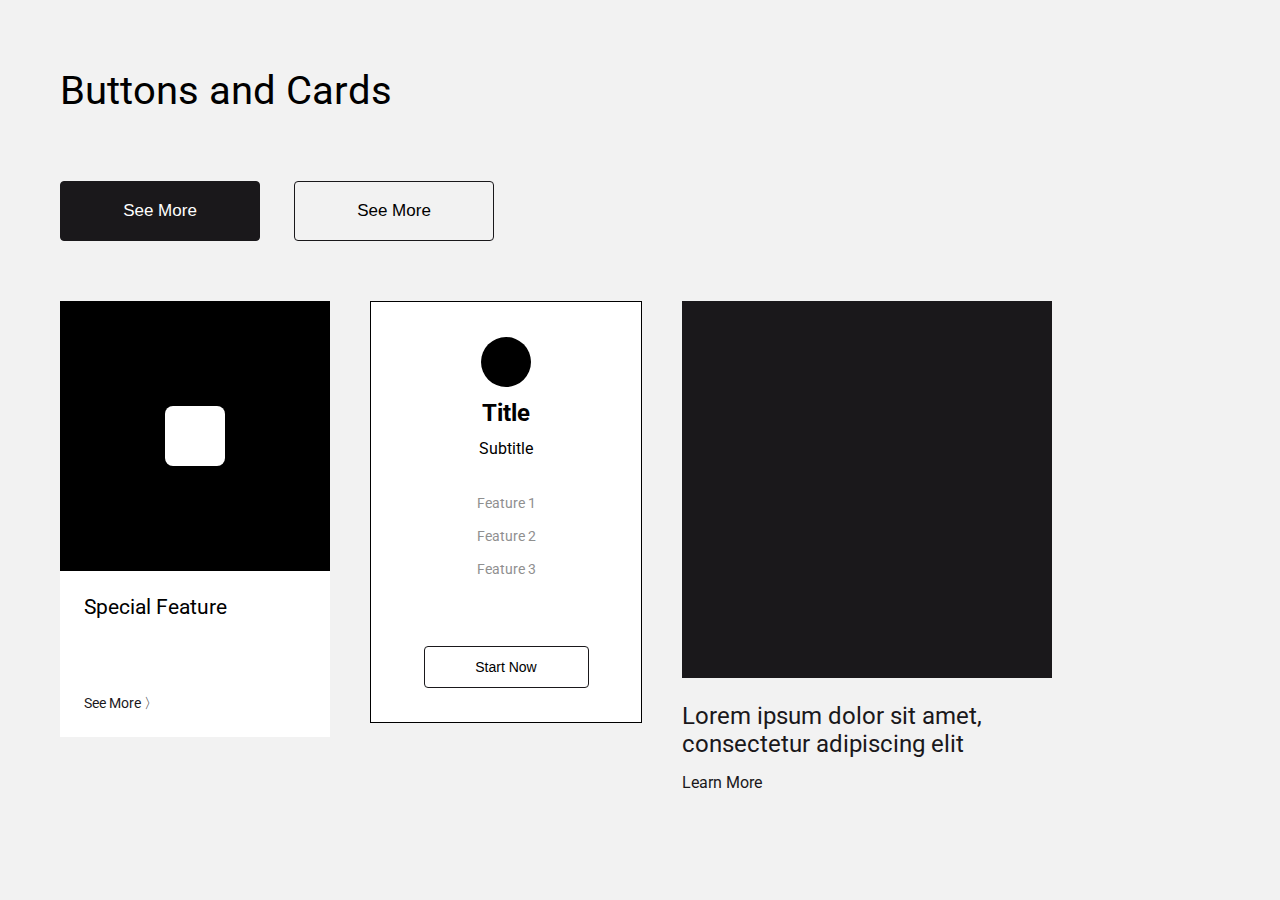
<file: html/buttons-and-cards/index.html>
<!DOCTYPE html>
<html lang="en">
<head>
  <meta charset="UTF-8">
  <meta name="viewport" content="width=device-width, initial-scale=1.0">
  <link rel="stylesheet" href="../../css/buttons-and-cards/styles.css">
  <title>Buttons and Cards</title>
</head>
<body>
  <header>
    <h1>Buttons and Cards</h1>  
  </header>
  <main>
    <div class="buttons">
      <a href="#"><button class="btn-black">See More</button></a>
      <a href="#"><button>See More</button></a>
    </div>

    <div class="cards-container">
      <div class="first-card">
        <div class="tp-card-section">
          <div class="inner-square"></div>
        </div>
        <div class="btm-card-section">
          <h2 class="card-title">Special Feature</h2>
          <a href="#">See More <span>〉</span></a>
        </div>
      </div>

      <div class="second-card">
        <div class="tp-card-section">
          <div class="circle"></div>
          <h2 class="card-title">Title</h2>
          <p class="card-subtitle">Subtitle</p>
          <ul>
            <li>Feature 1</li>
            <li>Feature 2</li>
            <li>Feature 3</li>
          </ul>
        </div>
        <button>Start Now</button>
      </div>

      <div class="third-card">
        <div class="tp-card-section"></div>
        <div class="btm-card-section">
          <h2 class="card-title">Lorem ipsum dolor sit amet, consectetur adipiscing elit</h2>
          <a href="#">Learn More</a>
        </div>
      </div>
    </div>
  </main>
</body>
</html>
</file>
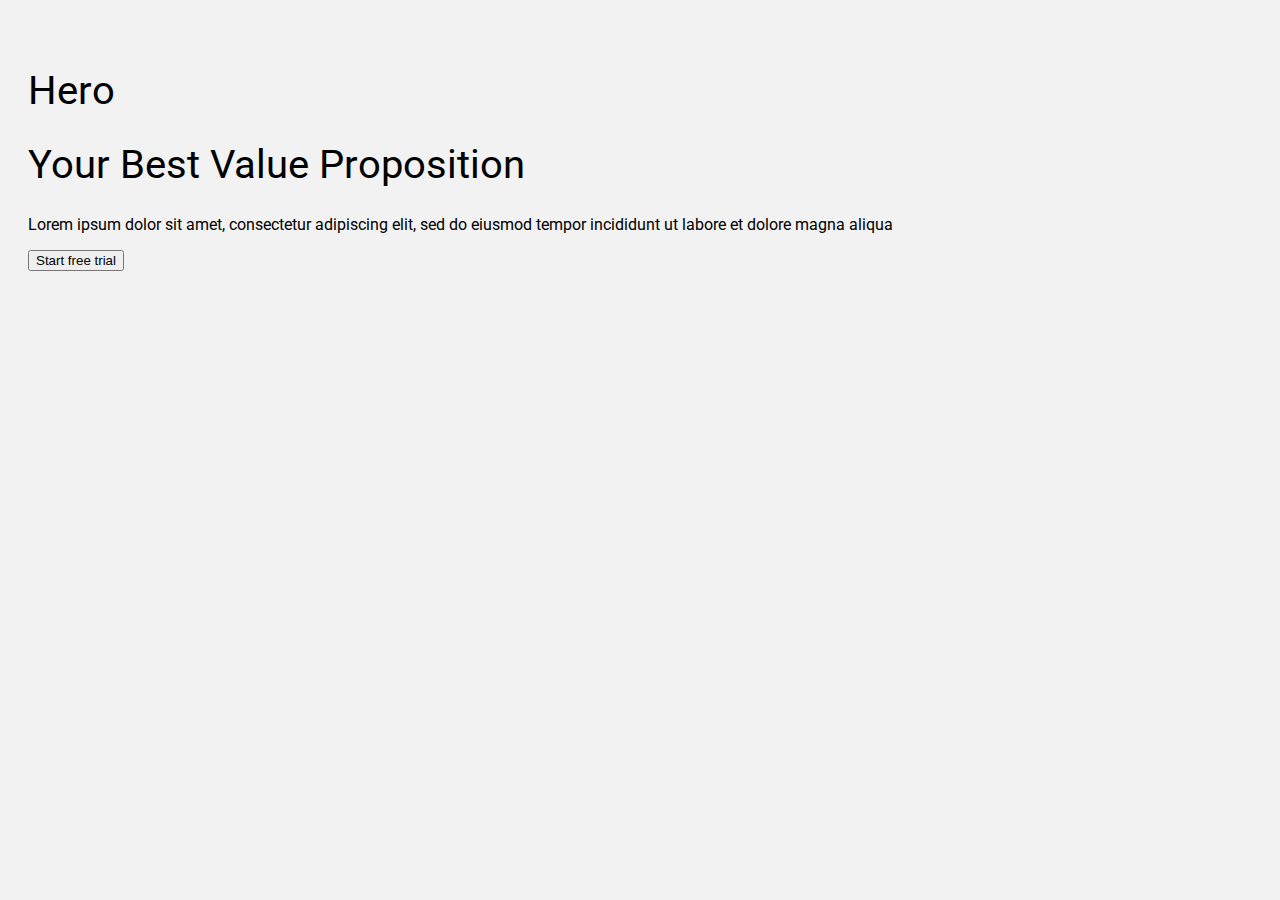
<file: html/hero/index.html>
<!DOCTYPE html>
<html lang="en">

<head>
  <meta charset="UTF-8">
  <meta name="viewport" content="width=device-width, initial-scale=1.0">
  <link rel="stylesheet" href="../../css/hero/styles.css">
  <title>Navigation</title>
</head>

<body>
  <header>
    <h1>Hero</h1>
  </header>

  <header class="first-header">
    <div class="left-side">
      <h1>Your Best Value Proposition</h1>
    </div>
    <div>
      <p>Lorem ipsum dolor sit amet, consectetur adipiscing elit, sed do eiusmod tempor incididunt ut labore et dolore magna aliqua</p>
      <button>Start free trial</button>
    </div>
    <div>
      <div class="circle"></div>
      <div class="circle"></div>
      <div class="circle"></div>
    </div>
  </header>

  <header>

  </header>

  <header>

  </header>
</body>

</html>
</file>
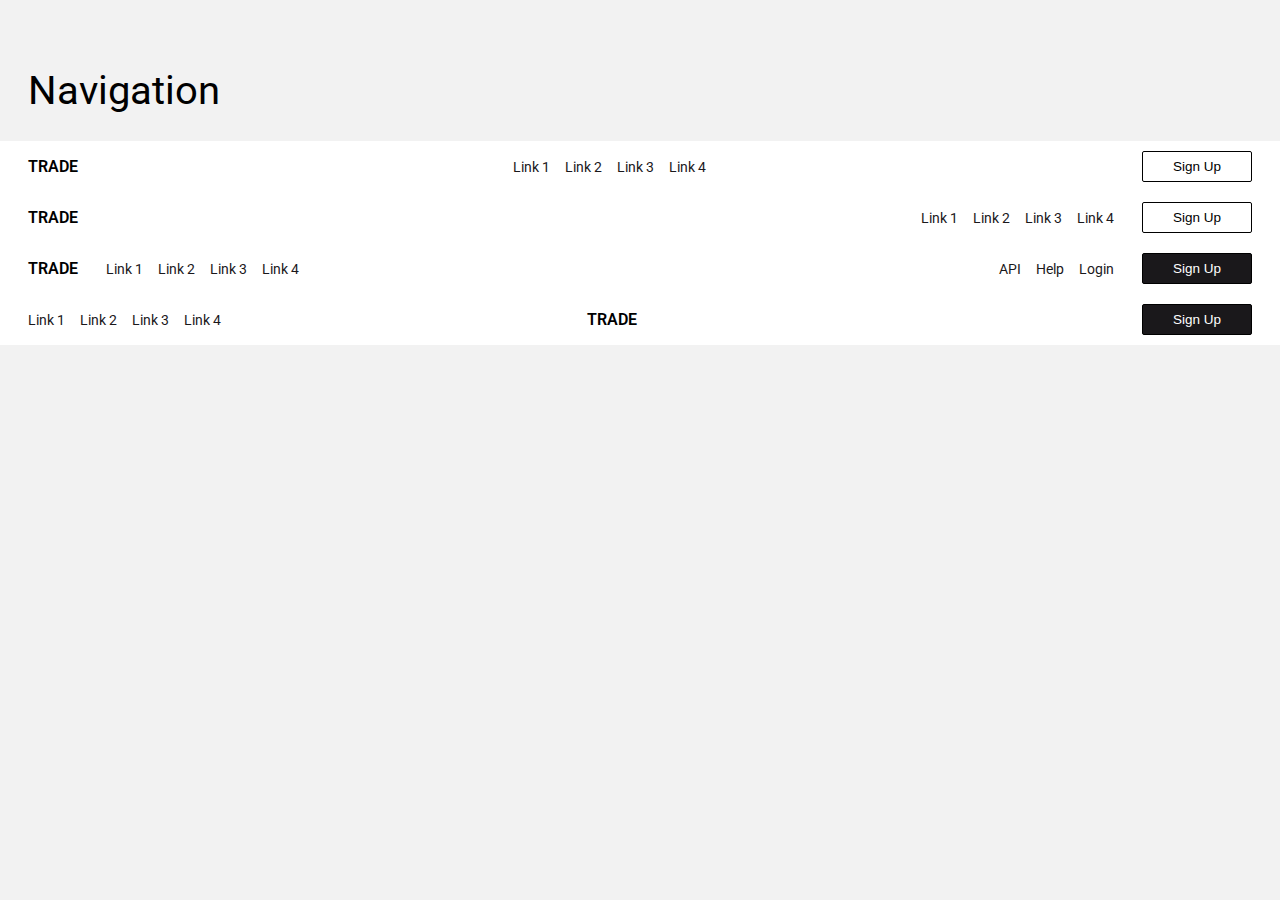
<file: html/navigation/index.html>
<!DOCTYPE html>
<html lang="en">

<head>
  <meta charset="UTF-8">
  <meta name="viewport" content="width=device-width, initial-scale=1.0">
  <link rel="stylesheet" href="../../css/navigation/styles.css">
  <title>Buttons and Cards</title>
</head>

<body>
  <header>
    <h1>Navigation</h1>
  </header>
  <nav class="first-nav">
    <p class="logo">TRADE</p>
    <ul class="nav-links">
      <li><a href="#">Link 1</a></li>
      <li><a href="#">Link 2</a></li>
      <li><a href="#">Link 3</a></li>
      <li><a href="#">Link 4</a></li>
    </ul>
    <button class="btn-secondary">Sign Up</button>
  </nav>
  <nav class="second-nav">
    <p class="logo">TRADE</p>
    <div>
      <ul class="nav-links">
        <li><a href="#">Link 1</a></li>
        <li><a href="#">Link 2</a></li>
        <li><a href="#">Link 3</a></li>
        <li><a href="#">Link 4</a></li>
      </ul>
      <button class="btn-secondary">Sign Up</button>
    </div>
  </nav>
  <nav class="third-nav">
    <div>
      <p class="logo">TRADE</p>
      <ul class="nav-links">
        <li><a href="#">Link 1</a></li>
        <li><a href="#">Link 2</a></li>
        <li><a href="#">Link 3</a></li>
        <li><a href="#">Link 4</a></li>
      </ul>
    </div>
    <div>
      <ul class="nav-links">
        <li><a href="#">API</a></li>
        <li><a href="#">Help</a></li>
        <li><a href="#">Login</a></li>
      </ul>
      <button class="btn-primary">Sign Up</button>
    </div>
  </nav>
  <nav class="fourth-nav">
    <ul class="nav-links">
      <li><a href="#">Link 1</a></li>
      <li><a href="#">Link 2</a></li>
      <li><a href="#">Link 3</a></li>
      <li><a href="#">Link 4</a></li>
    </ul>
    <p class="logo">TRADE</p>
    <button class="btn-primary">Sign Up</button>
  </nav>
</body>

</html>
</file>
<file: css/buttons-and-cards/styles.css>
@import url('https://fonts.googleapis.com/css2?family=Roboto:ital,wght@0,100;0,300;0,400;0,500;0,700;0,900;1,100;1,300;1,400;1,500;1,700;1,900&display=swap');

body {
  --primary-color: #1A181B;
  --secondary-color: #8755d6;
  margin: 67px 0 0 60px;
  font-family: 'Roboto', sans-serif;
  background-color: #F2F2F2;
  font-weight: 400;
}

header {
  margin-bottom: 67px;
}

h1 {
  font-size: 2.5em;
  font-weight: 400;
}

a {
  text-decoration: none;
}

/* BUTTONS */

button {
  width: 200px;
  height: 60px;
  font-size: 17px;
  margin-right: 30px;
  border: solid var(--primary-color) 1px;
  border-radius: 4px;
  background-color: transparent;
}

.btn-black {
  background-color: var(--primary-color);
  color: #ffffff;
}

button:hover {
  cursor: pointer;
  transition: 0.1s;
  color: #5f5f5f;
  border-color: var(--secondary-color);
  border-width: 1.5px;
}

button.btn-black:hover {
  color: #f8f8f8;
}

/* CARDS */

.cards-container {
  display: flex;
  flex-wrap: wrap;
  gap: 40px;
  margin: 60px 0;
}

@media (max-width: 1000px) {
  header {
    text-align: center;
  }
  
  main {
    display: flex;
    flex-direction: column;
    align-items: center;
  }

  .cards-container {
    justify-content: center;
  }

  .buttons {
    display: flex;
    justify-content: center;
    gap: 30px;
  }

  .buttons button {
    margin: 0;
  }

  body {
    margin-left: 0;
  }
}

/* FIRST CARD */
.first-card {
  height: 436px;
  width: 270px;
  background-color: #000000;
}

div.first-card div.tp-card-section {
  display: flex;
  align-items: center;
  justify-content: center;
  width: 100%;
  height: 62%;
}

.inner-square {
  width: 60px;
  height: 60px;
  border-radius: 8px;
  background-color: #ffffff;
}

div.first-card div.btm-card-section {
  height: 38%;
  background-color: #ffffff;
  font-size: 14px;
}

div.btm-card-section .card-title {
  font-weight: 400;
  padding-top: 24px;
  margin: 0 0 76px 24px;;
}

.first-card .btm-card-section a {
  color: var(--primary-color);
  margin-left: 24px;
}

div.btm-card-section a:hover {
  color: var(--secondary-color);
}

/* SECOND CARD */
.second-card {
  display: flex;
  flex-direction: column;
  align-items: center;
  justify-content: space-around;
  width: 270px;
  height: 420px;
  background-color: #ffffff;
  border: 1px solid #000000;
}

.second-card .tp-card-section {
  display: flex;
  flex-direction: column;
  align-items: center;
}

.circle {
  background-color: #000000;
  padding: 25px;
  border-radius: 50%;
  margin: 0;
}

.second-card .card-title, .second-card .card-subtitle {
  margin: 12px 0 0 0;
}

.second-card ul {
  list-style: none;
  padding: 0;
  margin: 20px 0 0 0;
}

.second-card ul li {
  color: #8f8f8f;
  margin-top: 17px;
  font-size: 14px;
}

.second-card button {
  width: 165px;
  height: 42px;
  font-size: 14px;
  margin: 0;
}

/* THIRD CARD */
.third-card {
  width: 370px;
  height: 502px;
}

.third-card .tp-card-section {
  background-color: var(--primary-color);
  height: 75%;
}

.third-card .btm-card-section .card-title {
  margin-bottom: 15px;
}

.third-card .btm-card-section .card-title, .third-card a {
  margin-left: 0;
  color: var(--primary-color);
}
</file>
<file: css/hero/styles.css>
@import url('https://fonts.googleapis.com/css2?family=Roboto:ital,wght@0,100;0,300;0,400;0,500;0,700;0,900;1,100;1,300;1,400;1,500;1,700;1,900&display=swap');

body {
  --primary-color: #1A181B;
  --secondary-color: #8755d6;
  margin: 67px 0 0 0;
  font-family: 'Roboto', sans-serif;
  background-color: #F2F2F2;
  font-weight: 400;
}

header {
  margin: 0 0 0 28px;
}

h1 {
  font-size: 2.5em;
  font-weight: 400;
}
</file>
<file: css/navigation/styles.css>
@import url('https://fonts.googleapis.com/css2?family=Roboto:ital,wght@0,100;0,300;0,400;0,500;0,700;0,900;1,100;1,300;1,400;1,500;1,700;1,900&display=swap');

body {
  --primary-color: #1A181B;
  --secondary-color: #8755d6;
  margin: 67px 0 0 0;
  font-family: 'Roboto', sans-serif;
  background-color: #F2F2F2;
  font-weight: 400;
}

header {
  margin: 0 0 0 28px;
}

h1 {
  font-size: 2.5em;
  font-weight: 400;
}

nav {
  display: flex;
  justify-content: space-between;
  align-items: center;
  background-color: #ffffff;
  padding: 0 28px;
}

a {
  color: var(--primary-color);
  text-decoration: none;
  font-size: 13.5px;
}

a:hover {
  color: var(--secondary-color);
}

.btn-secondary {
  font-size: 13.5px;
  background-color: transparent;
  border: 1px solid black;
  border-radius: 2px;
  padding: 7px 30px;
  align-self: center;
}

.btn-secondary:hover {
  cursor: pointer;
  transition: 0.1s;
  color: #5f5f5f;
  border-color: var(--secondary-color);
}

.btn-primary {
  font-size: 13.5px;
  background-color: var(--primary-color);
  color: #ffffff;
  border: 1px solid black;
  border-radius: 2px;
  padding: 7px 30px;
  align-self: center;
}

.btn-primary:hover {
  cursor: pointer;
  transition: 0.1s;
  border-color: var(--secondary-color);
}

.logo {
  font-weight: 600;
}

.nav-links {
  display: flex;
  gap: 15px;
  list-style: none;
  padding: 0;
}

.second-nav div, .third-nav div {
  display: flex;
  gap: 28px;
}

.fourth-nav .logo {
  width: 188px;
}

@media (max-width: 900px) {
  header {
    text-align: center;
  }

  nav {
    flex-direction: column;
    justify-content: center;
    align-items: center;
    padding-bottom: 18px;
    margin-bottom: 20px;
  }

  nav .nav-links {
    margin-top: 0;
  }

  .second-nav div {
    display: flex;
    flex-direction: column;
    align-items: center;
    gap: 0;
  }

  .third-nav div {
    display: flex;
    flex-direction: column;
    align-items: center;
    gap: 0;
  }

  .fourth-nav .nav-links {
    margin: 18px 0 0 0;
  }

  .fourth-nav .logo {
    width: unset;
  }

  .nav-links {
    display: flex;
    flex-direction: column;
    gap: 15px;
    list-style: none;
    padding: 0;
  }

  .cards-container {
    justify-content: center;
  }

  .buttons {
    display: flex;
    justify-content: center;
    gap: 30px;
  }

  .buttons button {
    margin: 0;
  }
}
</file>
